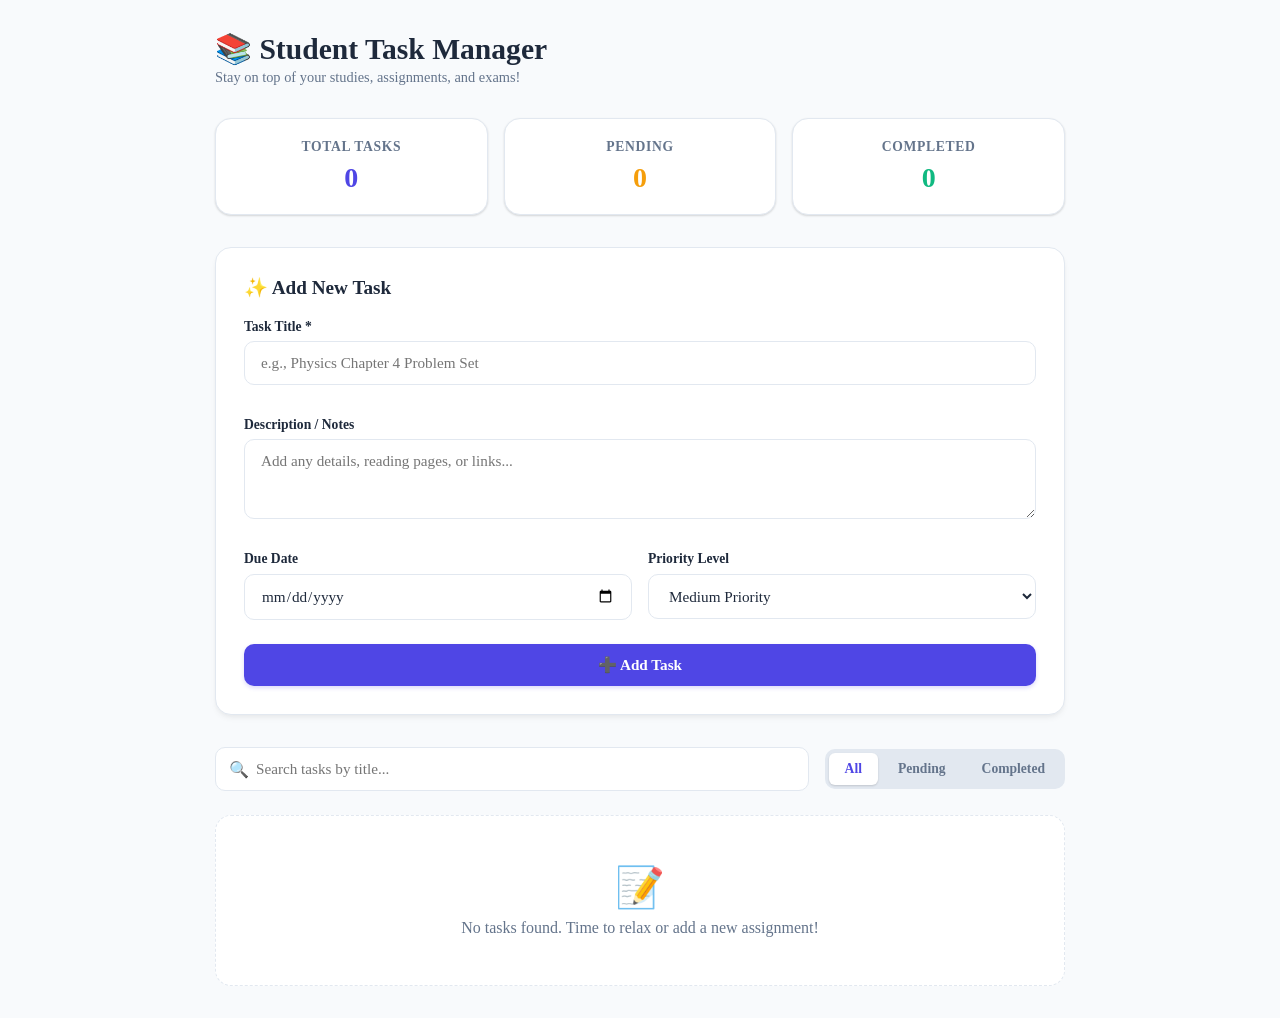
<file: mspa-2/index.html>
<!DOCTYPE html>
<html lang="en">
<head>
    <meta charset="UTF-8">
    <meta name="viewport" content="width=device-width, initial-scale=1.0">
    <title>Student Task Manager</title>

    <link rel="stylesheet" type="" href="style.css">
    
</head>
<body>
    <div class="container">
        <header>
            <div class="brand">
                <h1>📚 Student Task Manager</h1>
                <p>Stay on top of your studies, assignments, and exams!</p>
            </div>
        </header>

        <div class="stats-container">
            <div class="stat-card">
                <h3>Total Tasks</h3>
                <div class="number" id="stat-total">0</div>
            </div>
            <div class="stat-card pending">
                <h3>Pending</h3>
                <div class="number" id="stat-pending">0</div>
            </div>
            <div class="stat-card completed">
                <h3>Completed</h3>
                <div class="number" id="stat-completed">0</div>
            </div>
        </div>

        <div class="card">
            <h2>✨ Add New Task</h2>
            <form id="task-form">
                <div class="form-grid">
                    <div class="form-group full-width">
                        <label for="task-title">Task Title *</label>
                        <input type="text" id="task-title" placeholder="e.g., Physics Chapter 4 Problem Set" required>
                    </div>
                    <div class="form-group full-width">
                        <label for="task-desc">Description / Notes</label>
                        <textarea id="task-desc" placeholder="Add any details, reading pages, or links..."></textarea>
                    </div>
                    <div class="form-group">
                        <label for="task-date">Due Date</label>
                        <input type="date" id="task-date">
                    </div>
                    <div class="form-group">
                        <label for="task-priority">Priority Level</label>
                        <select id="task-priority">
                            <option value="Low">Low Priority</option>
                            <option value="Medium" selected>Medium Priority</option>
                            <option value="High">High Priority</option>
                        </select>
                    </div>
                </div>
                <button type="submit" class="btn btn-primary" style="margin-top: 0.5rem; width: 100%;">
                    <span>➕ Add Task</span>
                </button>
            </form>
        </div>

        <div class="controls-bar">
            <div class="search-box">
                <span class="search-icon">🔍</span>
                <input type="text" id="search-input" placeholder="Search tasks by title...">
            </div>
            <div class="filter-tabs">
                <button class="tab-btn active" data-filter="all">All</button>
                <button class="tab-btn" data-filter="pending">Pending</button>
                <button class="tab-btn" data-filter="completed">Completed</button>
            </div>
        </div>

        <div class="task-list" id="task-list">
        </div>
    </div>

    <script src="app.js">
    </script>
</body>
</html>
</file>
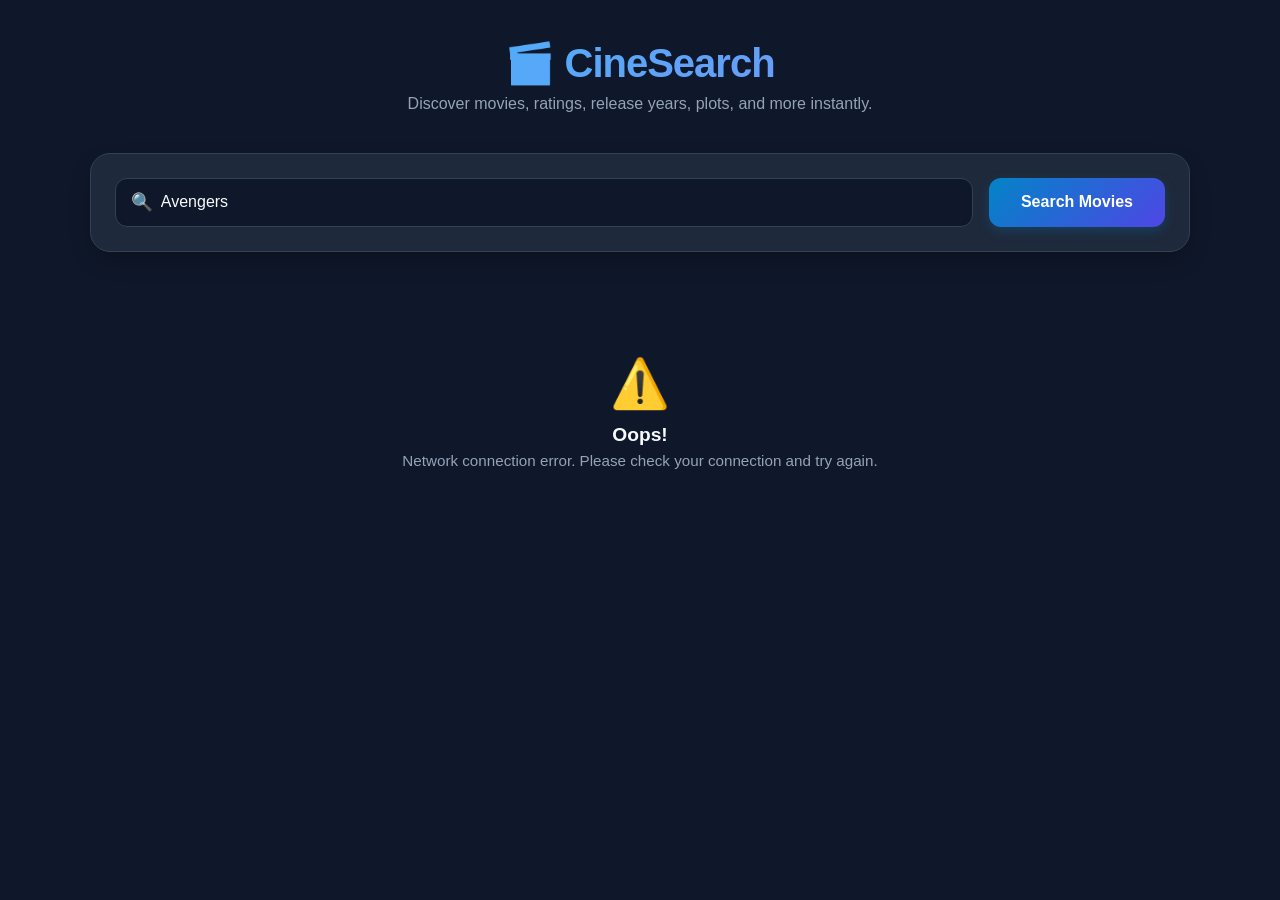
<file: mspa-3/index.html>
<!DOCTYPE html>
<html lang="en">
<head>
    <meta charset="UTF-8">
    <meta name="viewport" content="width=device-width, initial-scale=1.0">
    <title>CineSearch - Movie Explorer</title>
    
    <link rel="stylesheet" type="" href="style.css">
</head>
<body>
    <div class="container">
        <header>
            <h1 class="brand-title">🎬 CineSearch</h1>
            <p class="brand-subtitle">Discover movies, ratings, release years, plots, and more instantly.</p>
        </header>

        <div class="search-wrapper">
            <div class="search-input-box">
                <span class="search-icon">🔍</span>
                <input type="text" id="search-input" placeholder="Search for movies (e.g., Inception, Batman)...">
            </div>
            <button id="search-btn" class="search-btn">Search Movies</button>
        </div>

        <div id="movies-container" class="movies-grid">
            <div class="state-container">
                <span class="state-icon">🍿</span>
                <h3 class="state-title">Welcome to CineSearch</h3>
                <p class="state-desc">Type a movie name above to explore titles, details, and reviews.</p>
            </div>
        </div>
    </div>

    <div id="movie-modal" class="modal-overlay">
        <div class="modal-content">
            <button class="modal-close" id="modal-close">&times;</button>
            <div class="modal-body" id="modal-body-content">
            </div>
        </div>
    </div>

    <script src="app.js">
    </script>
</body>
</html>
</file>
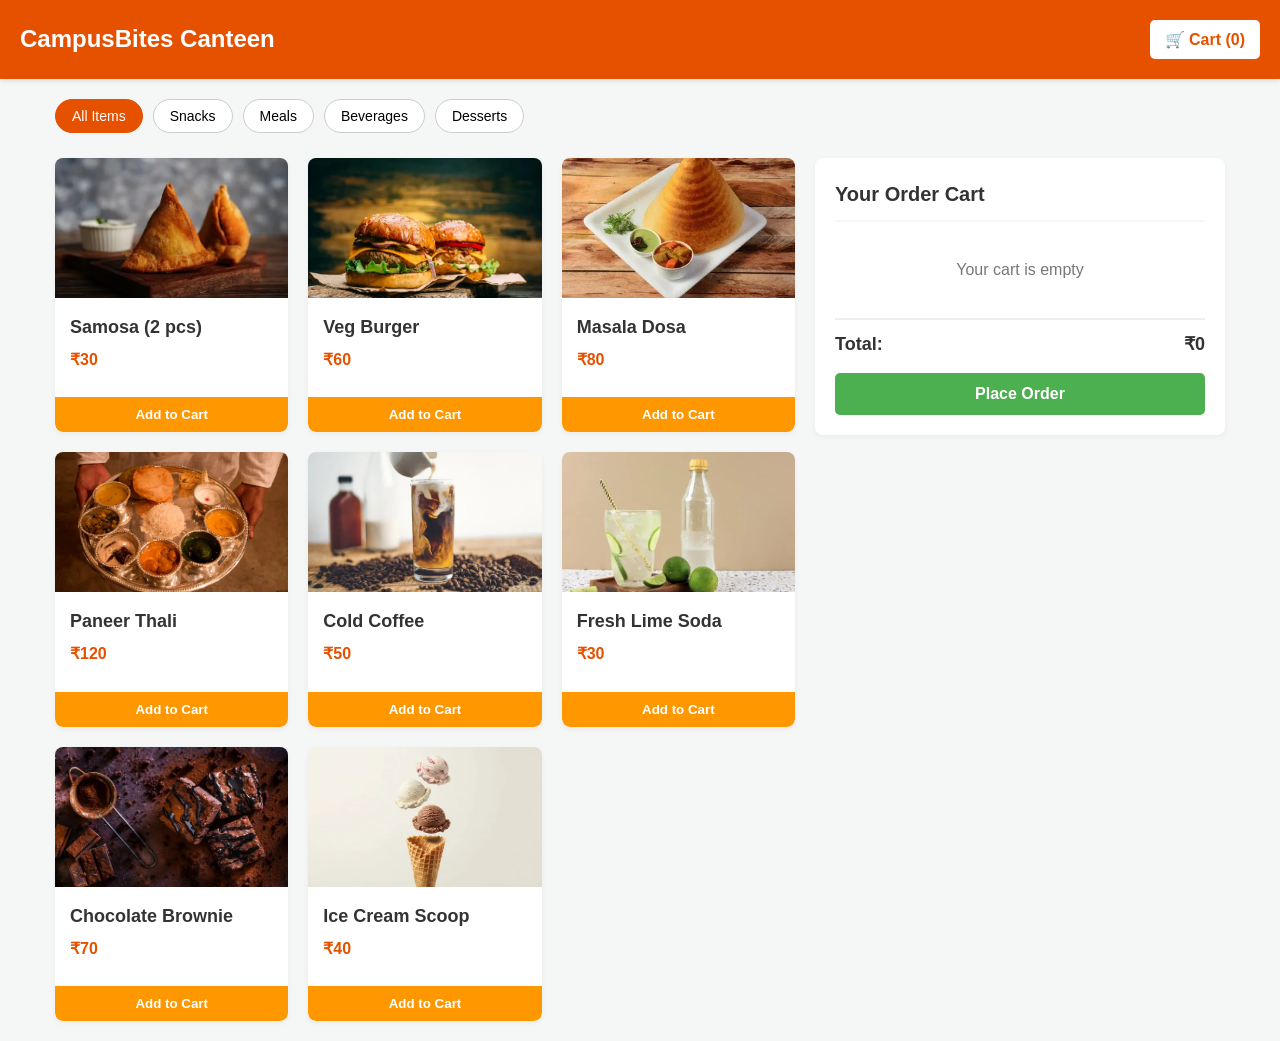
<file: mspa-4/index.html>
<!DOCTYPE html>
<html lang="en">
<head>
    <meta charset="UTF-8">
    <meta name="viewport" content="width=device-width, initial-scale=1.0">
    <title>CampusBites - College Canteen</title>
    <link rel="stylesheet" href="style.css">
</head>
<body>

    <header>
        <h1>CampusBites Canteen</h1>
        <button class="cart-btn" onclick="scrollToCart()">🛒 Cart (<span id="cart-count">0</span>)</button>
    </header>

    <div class="container" id="main-app-container">
        <div class="categories">
            <button class="cat-btn active" onclick="filterCategory('All', this)">All Items</button>
            <button class="cat-btn" onclick="filterCategory('Snacks', this)">Snacks</button>
            <button class="cat-btn" onclick="filterCategory('Meals', this)">Meals</button>
            <button class="cat-btn" onclick="filterCategory('Beverages', this)">Beverages</button>
            <button class="cat-btn" onclick="filterCategory('Desserts', this)">Desserts</button>
        </div>

        <div class="main-layout">
            <div class="menu-section">
                <div class="food-grid" id="food-grid">
                </div>
            </div>

            <div class="cart-section" id="cart-section">
                <h2>Your Order Cart</h2>
                <ul class="cart-items-list" id="cart-items-list">
                    <li class="empty-cart">Your cart is empty</li>
                </ul>
                <div class="cart-total">
                    <span>Total:</span>
                    <span id="cart-total-price">₹0</span>
                </div>
                <button class="checkout-btn" onclick="placeOrder()">Place Order</button>
            </div>
        </div>
    </div>

    <div class="confirmation-container" id="confirmation-container">
        <h2>Order Placed Successfully! 🎉</h2>
        <p>Thank you for ordering from CampusBites Canteen. Your food is being prepared.</p>
        <div class="order-id" id="display-order-id">Order ID: # 001</div>
        <p style="color: #666; font-size: 14px;">Please show this order ID at the counter when called.</p>
        <button class="back-btn" onclick="resetToMenu()">Back to Menu</button>
    </div>

    <script src="app.js">
    </script>
</body>
</html>
</file>
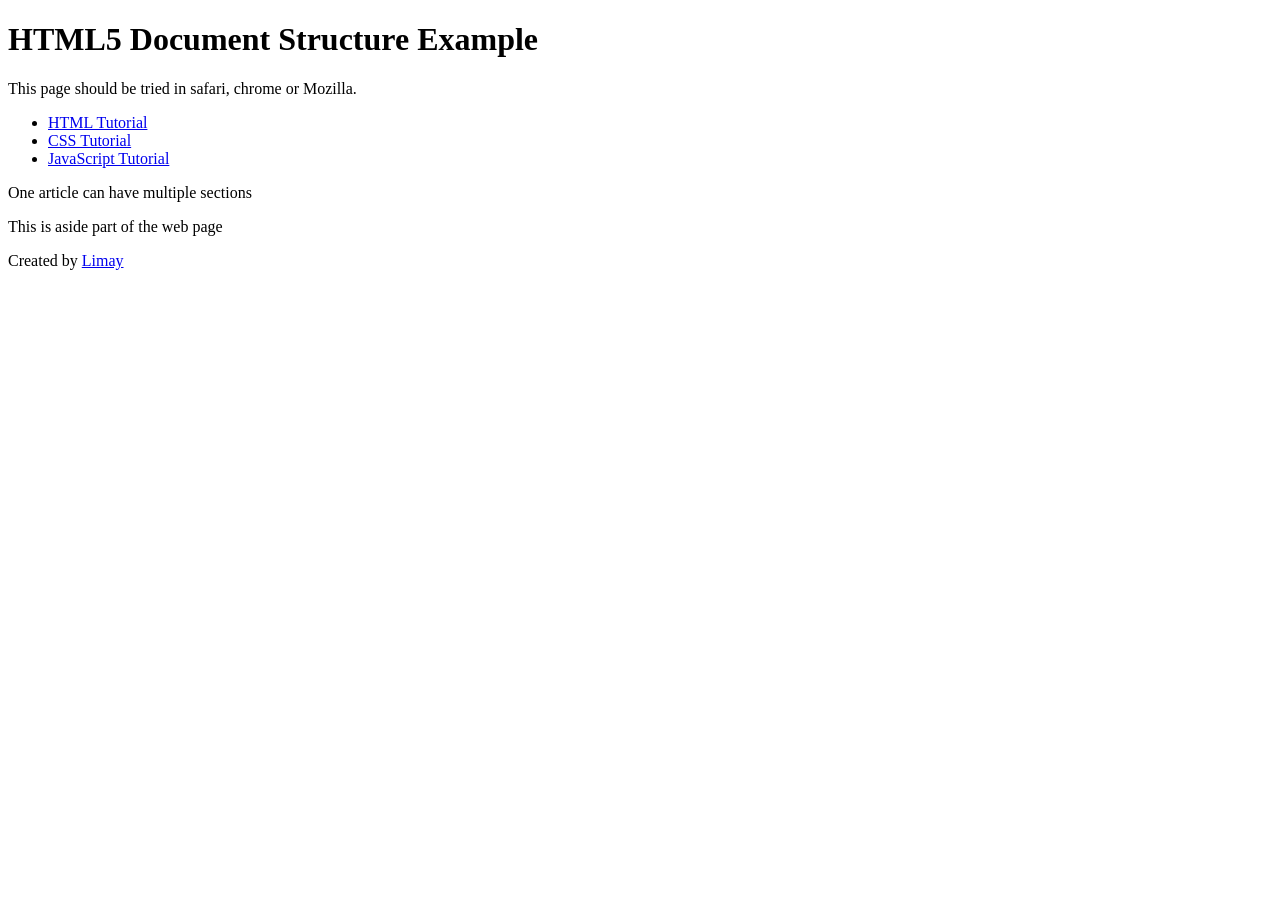
<file: practical-1/index.html>
<!DOCTYPE html>
<html>
<head>
    <meta charset="utf-8">
    <title>HTML5 Basic Web Page</title>
</head>
<body>
    <header role="banner">
        <h1>HTML5 Document Structure Example</h1>
        <p>This page should be tried in safari, chrome or Mozilla.</p>
    </header>

    <nav>
        <ul>
            <li><a href="https://infyspringboard.onwingspan.com">HTML Tutorial</a></li>
            <li><a href="https://infyspringboard.onwingspan.com">CSS Tutorial</a></li>
            <li><a href="https://infyspringboard.onwingspan.com">JavaScript Tutorial</a></li>
        </ul>
    </nav>

    <article>
        <section>
            <p>One article can have multiple sections</p>
        </section>
    </article>

    <aside>
        <p>This is aside part of the web page</p>
    </aside>

    <footer>
        <p>Created by <a href="https://infyspringboard.onwingspan.com">Limay</a></p>
    </footer>
</body>
</html>
</file>
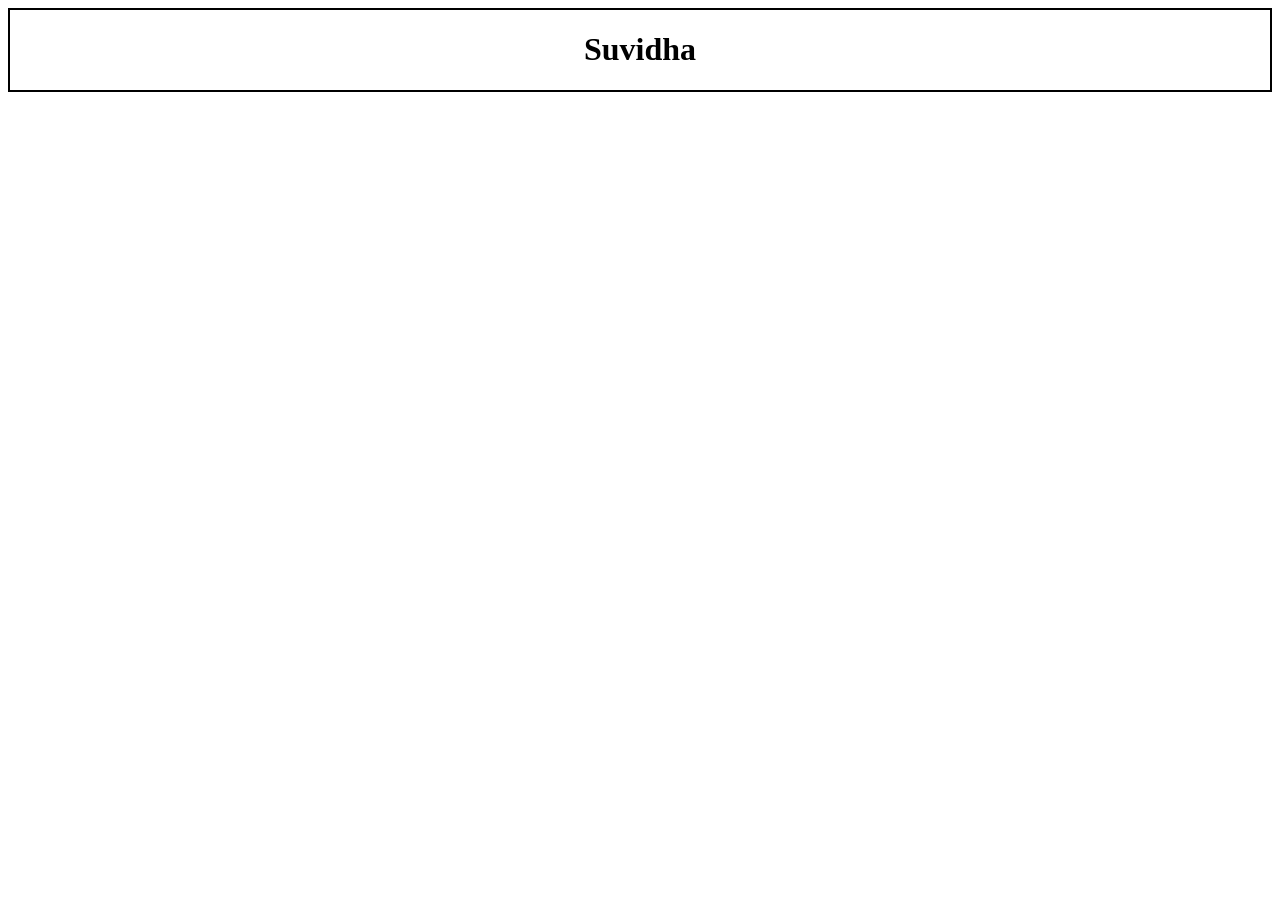
<file: practical-6/index.html>
<!DOCTYPE html>
<html lang="en">
	<head>
		<meta charset="UTF-8">
		<meta name="viewport" content="width=device-width, initial-scale=1.0">
		<title>Sasta kart.com</title>
        <link rel="stylesheet" type="" href="style.css">
	</head>
	<body>
        <div>
            <h1> Suvidha </h1>
        </div>
        <script src="app.js">
            
        </script>
	</body>
</html>
</file>
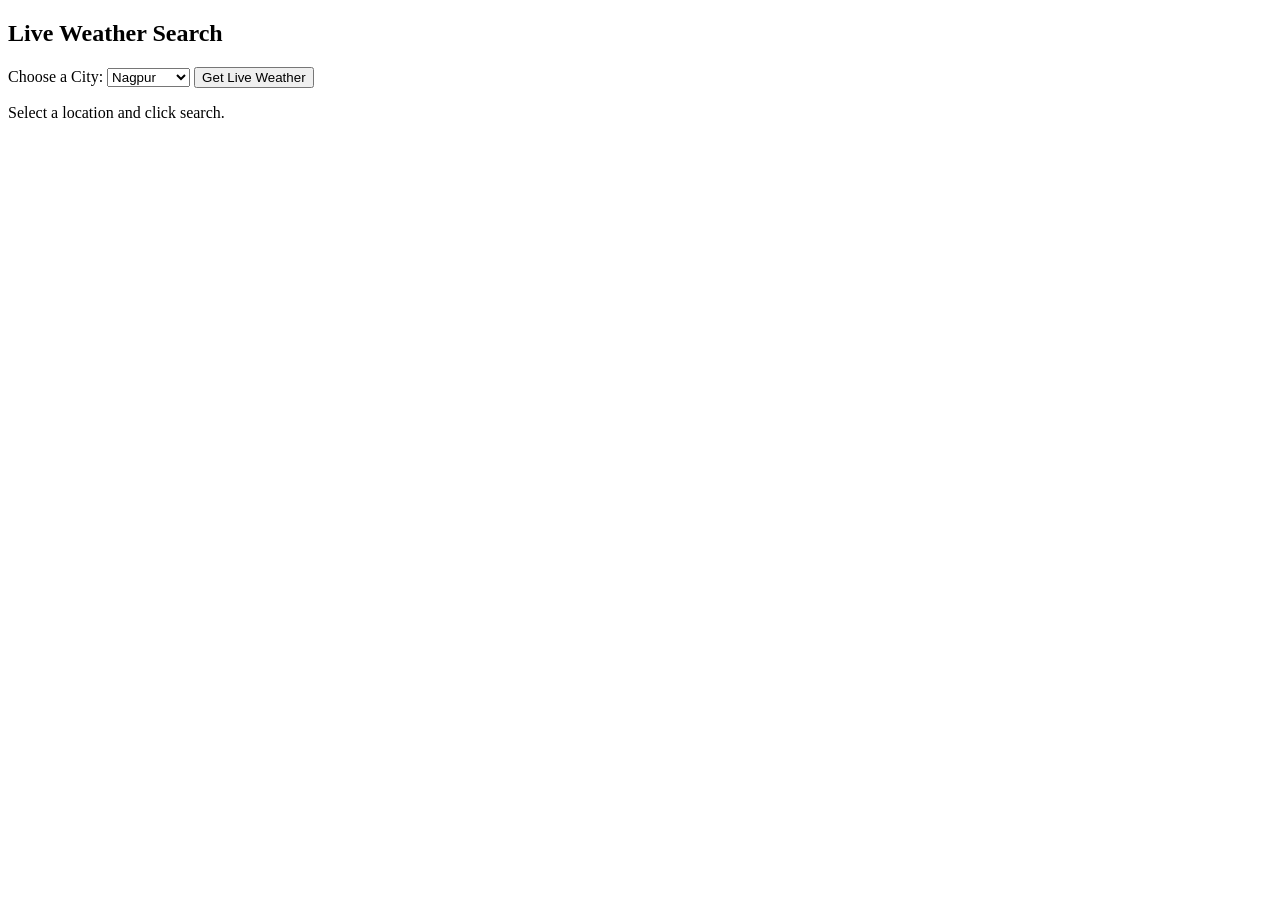
<file: practical-7/index.html>
<!DOCTYPE html>
<html>
<head>
    <meta charset="utf-8">
    <title>Practical 4(B) - Asynchronous Weather App</title>
</head>
<body>

    <div class="card">
        <h2>Live Weather Search</h2>
        
        <label for="citySelect">Choose a City:</label>
        <select id="citySelect">
            <option value="21.1458,79.0882">Nagpur</option>
            <option value="18.5204,73.8567">Pune</option>
            <option value="19.0760,72.8777">Mumbai</option>
            <option value="28.6139,77.2090">New Delhi</option>
        </select>

        <button onclick="getWeather()">Get Live Weather</button>

        <div id="weatherResult" class="result">
            <p>Select a location and click search.</p>
        </div>
    </div>

    <script src="app.js">
    </script>

</body>
</html>
</file>
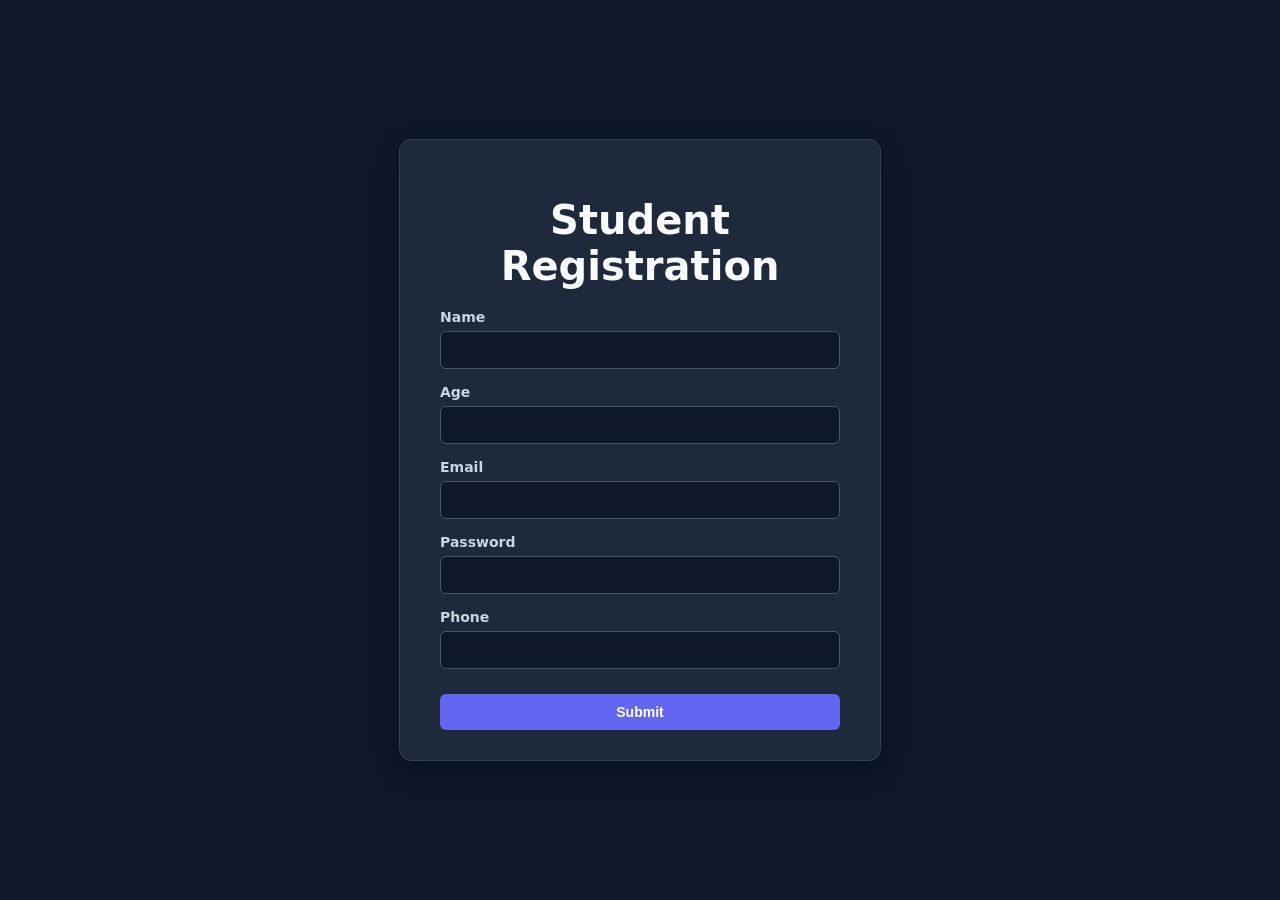
<file: practical-4/4A/index.html>
<!DOCTYPE html>
<html lang="en">
	<head>
		<meta charset="UTF-8">
		<meta name="viewport" content="width=device-width, initial-scale=1.0">
		<title>Student Form</title>
		<link rel="stylesheet" href="style.css">
	</head>
	<body>
		<div class="card">
			<h1>Student Registration</h1>
			<form onsubmit="card(event)">
				<div class="form-group">
					<label for="name">Name</label>
					<input type="text" id="name" required>
				</div>
				<div class="form-group">
					<label for="age">Age</label>
					<input type="number" id="age" required>
				</div>
				<div class="form-group">
					<label for="email">Email</label>
					<input type="email" id="email" required>
				</div>
				<div class="form-group">
					<label for="pass">Password</label>
					<input type="password" id="pass" required>
				</div>
				<div class="form-group">
					<label for="phone">Phone</label>
					<input type="number" id="phone" required>
				</div>
				<button type="submit">Submit</button>
			</form>
		</div>
		<script src="script.js"></script>
	</body>
</html>
</file>
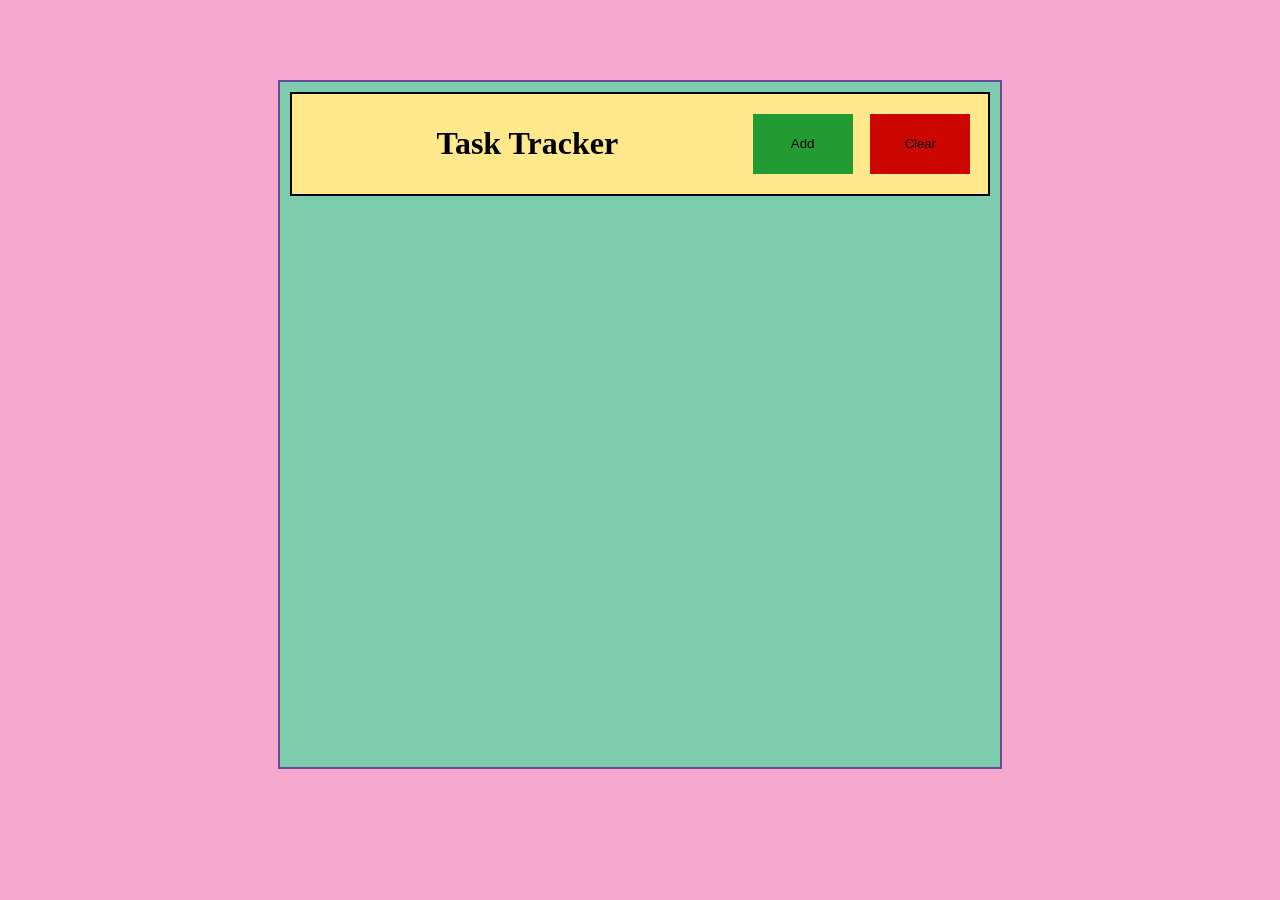
<file: practical-4/4B/index.html>
<!DOCTYPE html>

<html>

	<head>

		<title>
			To-Do app
		</title>

        <link rel="stylesheet" href="style.css">

	</head>

    <body>

        <div class="box">

            <div class="heading">

                <div class="heading_title">

                    <h1> Task Tracker </h1>

                </div>

                <div class="buttons">

                    <button type="button" id="add" onclick="addTask()"> Add </button>
                    <button type="button" id="clear" onclick="clearAll()"> Clear </button>

                </div>

            </div>

            <div class="board">


            </div>

        </div>

        <script src="script.js"> </script>

	</body>

</html>
</file>
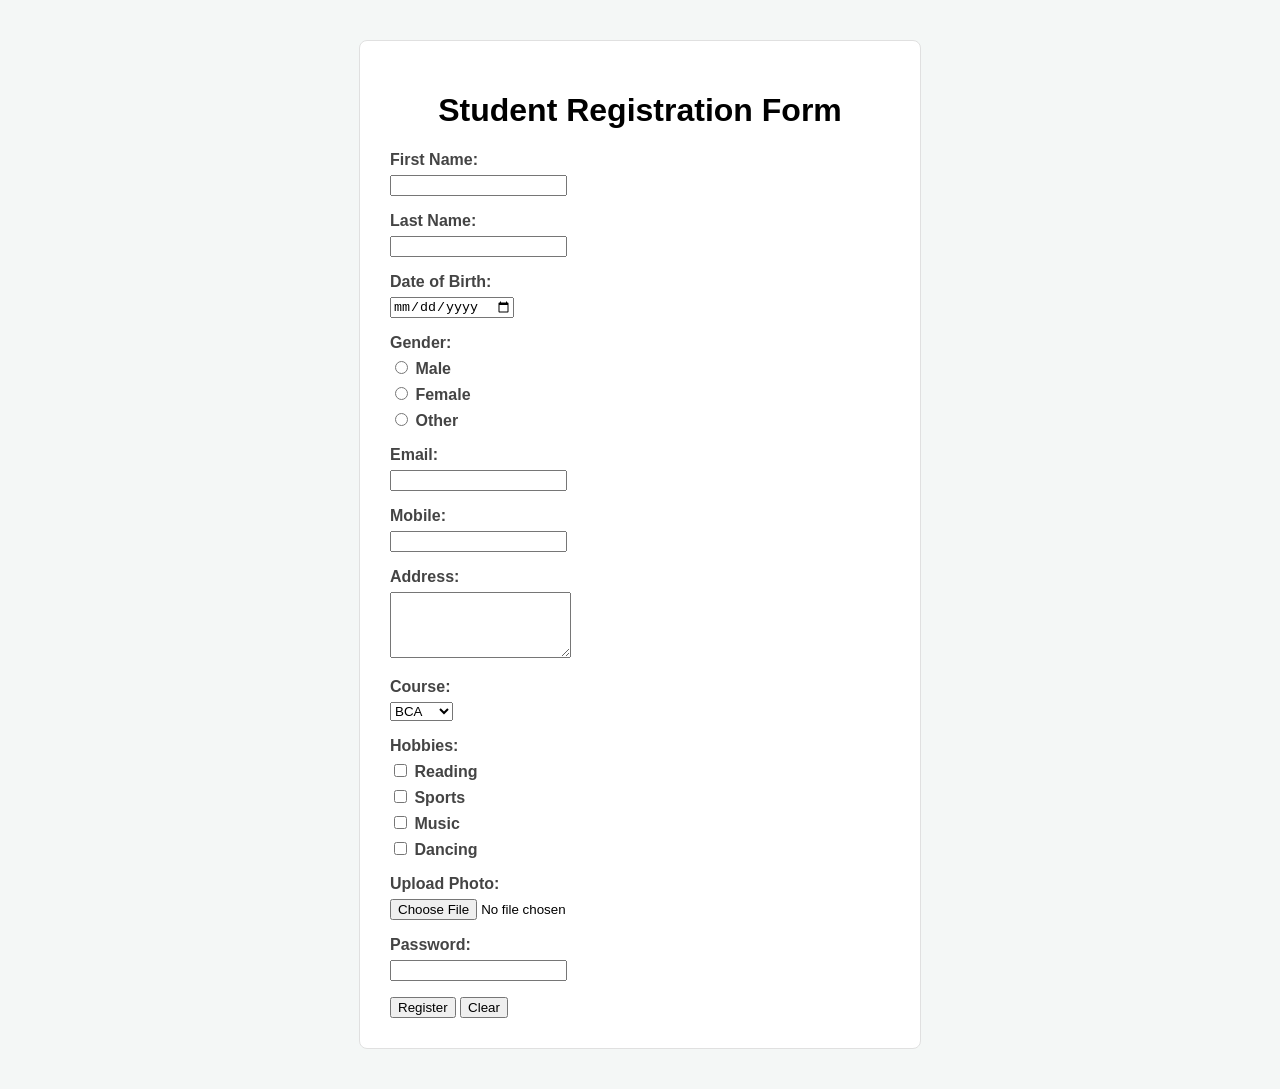
<file: practical-2/student_registration.html>
<!DOCTYPE html>
<html lang="en">
<head>
    <meta charset="UTF-8">
    <meta name="viewport" content="width=device-width, initial-scale=1.0">
    <title>Student Registration Form</title>
    <style>
        body {
            font-family: Arial, sans-serif;
            background-color: #f4f7f6;
            margin: 0;
            padding: 40px 20px;
        }

        .form-card {
            max-width: 500px;
            margin: 0 auto;
            background: #ffffff;
            padding: 30px;
            border: 1px solid #e0e0e0;
            border-radius: 8px;
        }

        h1 {
            text-align: center;
        }

        .form-group {
            margin-bottom: 16px;
        }

        label {
            display: block;
            font-weight: bold;
            margin-bottom: 6px;
            color: #444444;
        }

    </style>
</head>
<body>

    <div class="form-card">
        <h1>Student Registration Form</h1>
        <form>
            <div class="form-group">
                <label for="fname">First Name:</label>
                <input type="text" id="fname">
            </div>

            <div class="form-group">
                <label for="lname">Last Name:</label>
                <input type="text" id="lname">
            </div>

            <div class="form-group">
                <label for="dob">Date of Birth:</label>
                <input type="date" id="dob">
            </div>

            <div class="form-group">
                <label>Gender:</label>
                <div class="inline-group">
                    <label><input type="radio" name="g" value="male"> Male</label>
                    <label><input type="radio" name="g" value="female"> Female</label>
                    <label><input type="radio" name="g" value="other"> Other</label>
                </div>
            </div>

            <div class="form-group">
                <label for="email">Email:</label>
                <input type="email" id="email">
            </div>

            <div class="form-group">
                <label for="mobile">Mobile:</label>
                <input type="tel" id="mobile">
            </div>

            <div class="form-group">
                <label for="address">Address:</label>
                <textarea id="address" rows="4"></textarea>
            </div>

            <div class="form-group">
                <label for="course">Course:</label>
                <select id="course">
                    <option value="bca">BCA</option>
                    <option value="bsc">B.Sc</option>
                    <option value="bcom">B.Com</option>
                    <option value="btech">B.Tech</option>
                    <option value="ba">BA</option>
                </select>
            </div>

            <div class="form-group">
                <label>Hobbies:</label>
                <div class="inline-group">
                    <label><input type="checkbox" value="reading"> Reading</label>
                    <label><input type="checkbox" value="sports"> Sports</label>
                    <label><input type="checkbox" value="music"> Music</label>
                    <label><input type="checkbox" value="dancing"> Dancing</label>
                </div>
            </div>

            <div class="form-group">
                <label for="photo">Upload Photo:</label>
                <input type="file" id="photo">
            </div>

            <div class="form-group">
                <label for="password">Password:</label>
                <input type="password" id="password">
            </div>

            <div class="button-group">
                <input type="submit" value="Register">
                <input type="reset" value="Clear">
            </div>
        </form>
    </div>

</body>
</html>
</file>
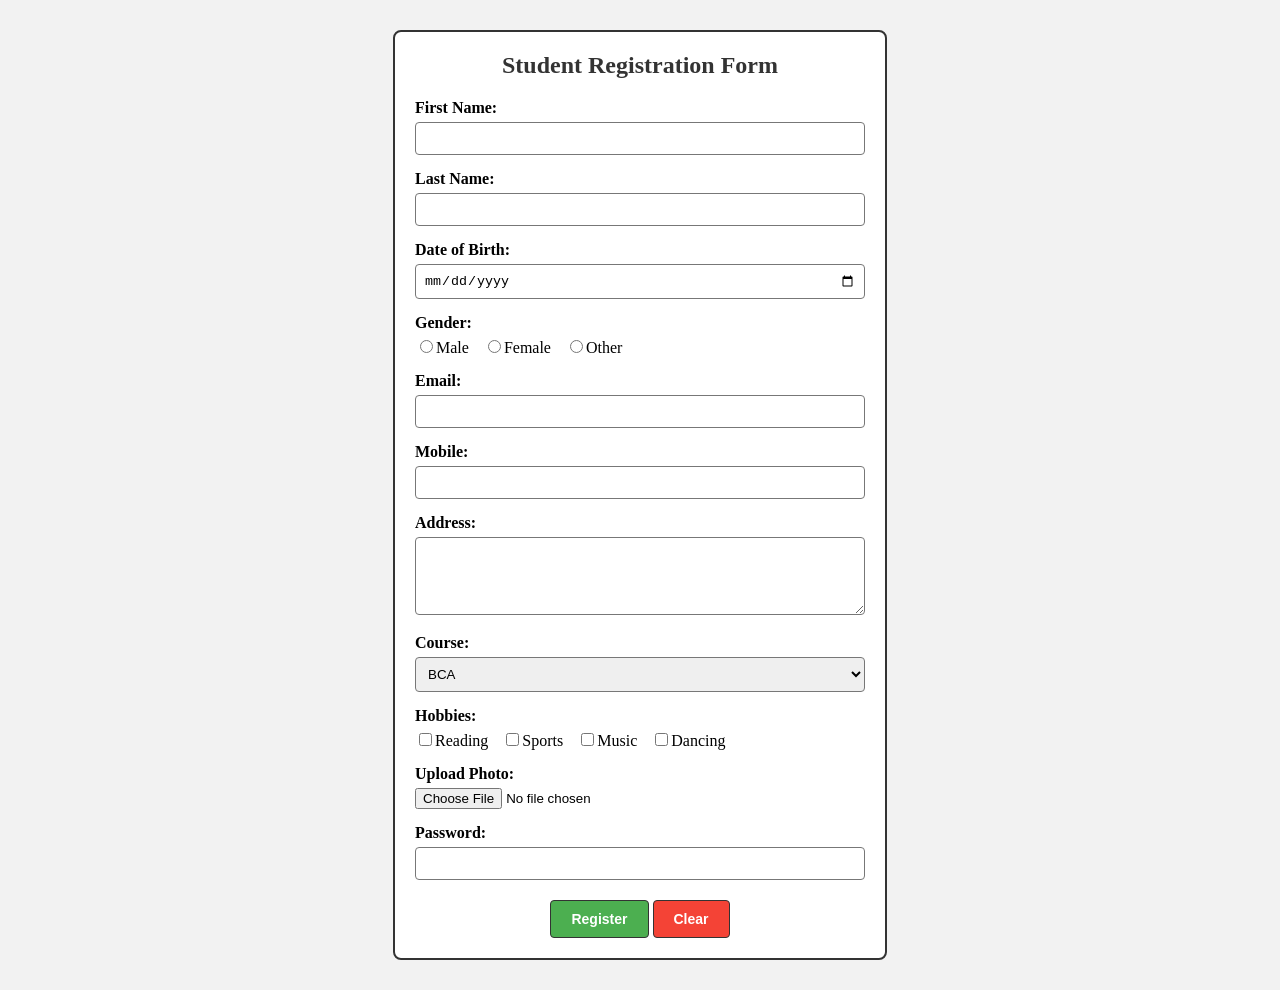
<file: practical-3/student_registration.html>
<!DOCTYPE html>
<html lang="en">
<head>
    <meta charset="UTF-8">
    <meta name="viewport" content="width=device-width, initial-scale=1.0">
    <title>Student Registration Form</title>
    <link rel="stylesheet" href="style.css">
</head>
<body>

    <div class="form-container">
        <h2>Student Registration Form</h2>
        <form>
            <div class="field">
                <label for="fname">First Name:</label>
                <input type="text" id="fname">
            </div>

            <div class="field">
                <label for="lname">Last Name:</label>
                <input type="text" id="lname">
            </div>

            <div class="field">
                <label for="dob">Date of Birth:</label>
                <input type="date" id="dob">
            </div>

            <div class="field">
                <label>Gender:</label>
                <input type="radio" name="g" id="male"><label for="male" class="inline-label">Male</label>
                <input type="radio" name="g" id="female"><label for="female" class="inline-label">Female</label>
                <input type="radio" name="g" id="other"><label for="other" class="inline-label">Other</label>
            </div>

            <div class="field">
                <label for="email">Email:</label>
                <input type="email" id="email">
            </div>

            <div class="field">
                <label for="mobile">Mobile:</label>
                <input type="tel" id="mobile">
            </div>

            <div class="field">
                <label for="address">Address:</label>
                <textarea id="address" rows="4"></textarea>
            </div>

            <div class="field">
                <label for="course">Course:</label>
                <select id="course">
                    <option value="bca">BCA</option>
                    <option value="bsc">B.Sc</option>
                    <option value="bcom">B.Com</option>
                    <option value="btech">B.Tech</option>
                    <option value="ba">BA</option>
                </select>
            </div>

            <div class="field">
                <label>Hobbies:</label>
                <input type="checkbox" id="reading"><label for="reading" class="inline-label">Reading</label>
                <input type="checkbox" id="sports"><label for="sports" class="inline-label">Sports</label>
                <input type="checkbox" id="music"><label for="music" class="inline-label">Music</label>
                <input type="checkbox" id="dancing"><label for="dancing" class="inline-label">Dancing</label>
            </div>

            <div class="field">
                <label for="photo">Upload Photo:</label>
                <input type="file" id="photo">
            </div>

            <div class="field">
                <label for="password">Password:</label>
                <input type="password" id="password">
            </div>

            <div class="buttons">
                <input type="submit" value="Register">
                <input type="reset" value="Clear">
            </div>
        </form>
    </div>

</body>
</html>
</file>
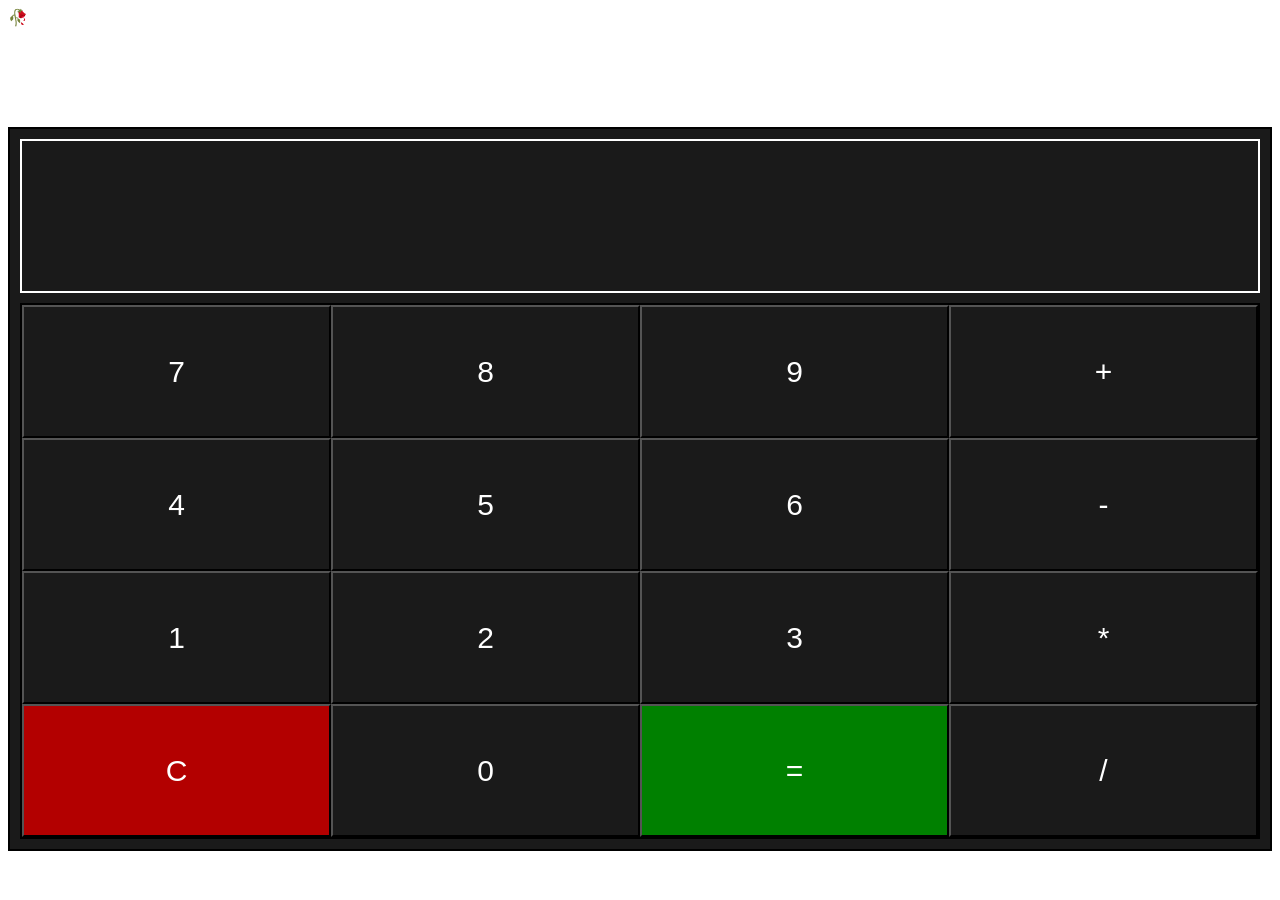
<file: practical-5/calc.html>
<!DOCTYPE html>

<html>

	<head>

		<title>

            Calculator

		</title>

        <link rel="stylesheet" href="style.css">

	</head>

	<body>

        🥀

        <div class="calc_body">

            <div class="display">

            </div>

            <div class="buttons">
                
                <button type="button" id="seven"> 7 </button>
                <button type="button" id="eight"> 8 </button>
                <button type="button" id="nine"> 9 </button>
                <button type="button" id="plus"> + </button>
                <button type="button" id="four"> 4 </button>
                <button type="button" id="five"> 5 </button>
                <button type="button" id="six"> 6 </button>
                <button type="button" id="minus"> - </button>
                <button type="button" id="one"> 1 </button>
                <button type="button" id="two"> 2 </button>
                <button type="button" id="three"> 3 </button>
                <button type="button" id="mul"> * </button>
                <button type="button" id="clear"> C </button>
                <button type="button" id="zero"> 0 </button>
                <button type="button" id="equal"> = </button>
                <button type="button" id="divide"> / </button>


            </div>

        </div>

        <script src="script.js"> </script>

	</body>

</html>
</file>
<file: mspa-2/style.css>
* {
    box-sizing: border-box;
    margin: 0;
    padding: 0;
}

body {
    background-color: #f8fafc;
    color: #1e293b;
    min-height: 100vh;
    display: flex;
    flex-direction: column;
    align-items: center;
    padding: 2rem 1rem;
}

.container {
    width: 100%;
    max-width: 850px;
    margin: 0 auto;
}

header {
    display: flex;
    justify-content: space-between;
    align-items: center;
    margin-bottom: 2rem;
    flex-wrap: wrap;
    gap: 1rem;
}

.brand h1 {
    font-size: 1.85rem;
    font-weight: 800;
    color: #1e293b;
    display: flex;
    align-items: center;
    gap: 0.5rem;
}

.brand p {
    font-size: 0.9rem;
    color: #64748b;
    margin-top: 0.2rem;
}

.stats-container {
    display: grid;
    grid-template-columns: repeat(3, minmax(100px, 1fr));
    gap: 1rem;
    margin-bottom: 2rem;
}

.stat-card {
    background: #ffffff;
    padding: 1.25rem;
    border-radius: 16px;
    box-shadow: 0 1px 3px rgba(0,0,0,0.05), 0 1px 2px rgba(0,0,0,0.1);
    border: 1px solid #e2e8f0;
    text-align: center;
    transition: all 0.25s cubic-bezier(0.4, 0, 0.2, 1);
}

.stat-card:hover {
    transform: translateY(-2px);
    box-shadow: 0 4px 6px -1px rgba(0, 0, 0, 0.05), 0 2px 4px -1px rgba(0, 0, 0, 0.03);
}

.stat-card h3 {
    font-size: 0.85rem;
    text-transform: uppercase;
    letter-spacing: 0.05em;
    color: #64748b;
    margin-bottom: 0.4rem;
}

.stat-card .number {
    font-size: 1.75rem;
    font-weight: 700;
    color: #4f46e5;
}

.stat-card.pending .number { color: #f59e0b; }
.stat-card.completed .number { color: #10b981; }

.card {
    background: #ffffff;
    border-radius: 16px;
    padding: 1.75rem;
    box-shadow: 0 4px 6px -1px rgba(0, 0, 0, 0.05), 0 2px 4px -1px rgba(0, 0, 0, 0.03);
    border: 1px solid #e2e8f0;
    margin-bottom: 2rem;
}

.card h2 {
    font-size: 1.2rem;
    font-weight: 700;
    margin-bottom: 1.25rem;
    display: flex;
    align-items: center;
    gap: 0.5rem;
}

.form-grid {
    display: grid;
    grid-template-columns: 1fr 1fr;
    gap: 1rem;
}

.form-group {
    display: flex;
    flex-direction: column;
    gap: 0.4rem;
    margin-bottom: 1rem;
}

.form-group.full-width {
    grid-column: span 2;
}

label {
    font-size: 0.85rem;
    font-weight: 600;
    color: #1e293b;
}

input, textarea, select {
    width: 100%;
    padding: 0.75rem 1rem;
    border: 1px solid #e2e8f0;
    border-radius: 10px;
    font-size: 0.95rem;
    font-family: inherit;
    color: #1e293b;
    background-color: #fff;
    transition: all 0.25s cubic-bezier(0.4, 0, 0.2, 1);
}

input:focus, textarea:focus, select:focus {
    outline: none;
    border-color: #4f46e5;
    box-shadow: 0 0 0 3px #e0e7ff;
}

textarea {
    resize: vertical;
    min-height: 80px;
}

.btn {
    display: inline-flex;
    align-items: center;
    justify-content: center;
    gap: 0.5rem;
    padding: 0.75rem 1.5rem;
    font-size: 0.95rem;
    font-weight: 600;
    border-radius: 10px;
    border: none;
    cursor: pointer;
    transition: all 0.25s cubic-bezier(0.4, 0, 0.2, 1);
    font-family: inherit;
}

.btn-primary {
    background-color: #4f46e5;
    color: white;
    box-shadow: 0 2px 4px rgba(79, 70, 229, 0.2);
}

.btn-primary:hover {
    background-color: #4338ca;
    transform: translateY(-1px);
}

.controls-bar {
    display: flex;
    justify-content: space-between;
    align-items: center;
    margin-bottom: 1.5rem;
    gap: 1rem;
    flex-wrap: wrap;
}

.search-box {
    position: relative;
    flex: 1;
    min-width: 240px;
}

.search-box input {
    padding-left: 2.5rem;
}

.search-icon {
    position: absolute;
    left: 0.85rem;
    top: 50%;
    transform: translateY(-50%);
    color: #64748b;
}

.filter-tabs {
    display: flex;
    background: #e2e8f0;
    padding: 0.25rem;
    border-radius: 10px;
    gap: 0.25rem;
}

.tab-btn {
    background: transparent;
    border: none;
    padding: 0.5rem 1rem;
    font-size: 0.85rem;
    font-weight: 600;
    color: #64748b;
    border-radius: 6px;
    cursor: pointer;
    transition: all 0.25s cubic-bezier(0.4, 0, 0.2, 1);
    font-family: inherit;
}

.tab-btn.active {
    background: #ffffff;
    color: #4f46e5;
    box-shadow: 0 1px 3px rgba(0,0,0,0.05), 0 1px 2px rgba(0,0,0,0.1);
}

.task-list {
    display: flex;
    flex-direction: column;
    gap: 1rem;
}

.task-item {
    background: #ffffff;
    border-radius: 16px;
    padding: 1.25rem;
    box-shadow: 0 1px 3px rgba(0,0,0,0.05), 0 1px 2px rgba(0,0,0,0.1);
    border: 1px solid #e2e8f0;
    display: flex;
    align-items: flex-start;
    gap: 1rem;
    transition: all 0.25s cubic-bezier(0.4, 0, 0.2, 1);
    position: relative;
    overflow: hidden;
}

.task-item:hover {
    box-shadow: 0 4px 6px -1px rgba(0, 0, 0, 0.05), 0 2px 4px -1px rgba(0, 0, 0, 0.03);
    transform: translateY(-1px);
}

.task-item.completed {
    background-color: #f1f5f9;
    opacity: 0.85;
}

.task-item.completed .task-title {
    text-decoration: line-through;
    color: #64748b;
}

.task-item.completed .task-desc {
    color: #64748b;
}

.task-checkbox {
    margin-top: 0.2rem;
    width: 1.25rem;
    height: 1.25rem;
    accent-color: #10b981;
    cursor: pointer;
}

.task-content {
    flex: 1;
}

.task-header-row {
    display: flex;
    align-items: center;
    gap: 0.75rem;
    margin-bottom: 0.3rem;
    flex-wrap: wrap;
}

.task-title {
    font-size: 1.05rem;
    font-weight: 700;
    color: #1e293b;
}

.badge {
    font-size: 0.7rem;
    font-weight: 700;
    padding: 0.2rem 0.6rem;
    border-radius: 20px;
    text-transform: uppercase;
    letter-spacing: 0.03em;
}

.badge-low { background-color: #d1fae5; color: #065f46; }
.badge-medium { background-color: #fef3c7; color: #92400e; }
.badge-high { background-color: #fee2e2; color: #991b1b; }

.task-desc {
    font-size: 0.9rem;
    color: #64748b;
    margin-bottom: 0.75rem;
    line-height: 1.4;
    white-space: pre-line;
}

.task-footer {
    display: flex;
    align-items: center;
    gap: 1rem;
    font-size: 0.8rem;
    color: #64748b;
}

.task-due {
    display: flex;
    align-items: center;
    gap: 0.3rem;
}

.task-due.overdue {
    color: #ef4444;
    font-weight: 600;
}

.btn-icon {
    background: transparent;
    border: none;
    color: #64748b;
    cursor: pointer;
    padding: 0.4rem;
    border-radius: 6px;
    transition: all 0.25s cubic-bezier(0.4, 0, 0.2, 1);
    display: flex;
    align-items: center;
    justify-content: center;
}

.btn-icon:hover {
    background-color: #fee2e2;
    color: #ef4444;
}

.empty-state {
    text-align: center;
    padding: 3rem 1rem;
    background: #ffffff;
    border-radius: 16px;
    border: 1px dashed #e2e8f0;
    color: #64748b;
}

.empty-state span {
    font-size: 2.5rem;
    display: block;
    margin-bottom: 0.5rem;
}
</file>
<file: mspa-3/style.css>
* {
    box-sizing: border-box;
    margin: 0;
    padding: 0;
}

body {
    font-family: 'Outfit', sans-serif;
    background-color: #0f172a;
    color: #f8fafc;
    min-height: 100vh;
    display: flex;
    flex-direction: column;
    align-items: center;
    padding: 2.5rem 1rem;
}

.container {
    width: 100%;
    max-width: 1100px;
    margin: 0 auto;
}

header {
    text-align: center;
    margin-bottom: 2.5rem;
}

.brand-title {
    font-size: 2.5rem;
    font-weight: 800;
    letter-spacing: -0.025em;
    background: linear-gradient(135deg, #38bdf8 0%, #818cf8 100%);
    -webkit-background-clip: text;
    -webkit-text-fill-color: transparent;
    margin-bottom: 0.5rem;
}

.brand-subtitle {
    font-size: 1rem;
    color: #94a3b8;
}

.search-wrapper {
    background: #1e293b;
    padding: 1.5rem;
    border-radius: 20px;
    box-shadow: 0 10px 25px -5px rgba(0, 0, 0, 0.3);
    border: 1px solid #334155;
    margin-bottom: 2.5rem;
    display: flex;
    gap: 1rem;
    flex-wrap: wrap;
}

.search-input-box {
    position: relative;
    flex: 1;
    min-width: 280px;
}

.search-icon {
    position: absolute;
    left: 1rem;
    top: 50%;
    transform: translateY(-50%);
    color: #64748b;
    font-size: 1.1rem;
}

.search-input-box input {
    width: 100%;
    padding: 0.9rem 1rem 0.9rem 2.8rem;
    background-color: #0f172a;
    border: 1px solid #334155;
    border-radius: 12px;
    font-size: 1rem;
    color: #f8fafc;
    font-family: inherit;
    transition: all 0.25s ease;
}

.search-input-box input:focus {
    outline: none;
    border-color: #38bdf8;
    box-shadow: 0 0 0 3px rgba(56, 189, 248, 0.15);
}

.search-btn {
    background: linear-gradient(135deg, #0284c7 0%, #4f46e5 100%);
    color: white;
    border: none;
    padding: 0.9rem 2rem;
    font-size: 1rem;
    font-weight: 600;
    border-radius: 12px;
    cursor: pointer;
    transition: all 0.25s ease;
    font-family: inherit;
    box-shadow: 0 4px 12px rgba(2, 132, 199, 0.25);
}

.search-btn:hover {
    opacity: 0.9;
    transform: translateY(-1px);
}

.movies-grid {
    display: grid;
    grid-template-columns: repeat(auto-fill, minmax(220px, 1fr));
    gap: 1.75rem;
}

.movie-card {
    background: #1e293b;
    border-radius: 16px;
    overflow: hidden;
    border: 1px solid #334155;
    transition: all 0.3s cubic-bezier(0.4, 0, 0.2, 1);
    cursor: pointer;
    display: flex;
    flex-direction: column;
    box-shadow: 0 4px 6px -1px rgba(0, 0, 0, 0.1);
}

.movie-card:hover {
    transform: translateY(-6px);
    box-shadow: 0 12px 20px -3px rgba(0, 0, 0, 0.4);
    border-color: #475569;
}

.movie-poster-wrap {
    width: 100%;
    height: 320px;
    background-color: #0f172a;
    position: relative;
    overflow: hidden;
}

.movie-poster-wrap img {
    width: 100%;
    height: 100%;
    object-fit: cover;
    transition: transform 0.3s ease;
}

.movie-card:hover .movie-poster-wrap img {
    transform: scale(1.03);
}

.movie-info {
    padding: 1.2rem;
    display: flex;
    flex-direction: column;
    flex: 1;
    justify-content: space-between;
}

.movie-title {
    font-size: 1.05rem;
    font-weight: 700;
    color: #f8fafc;
    margin-bottom: 0.3rem;
    display: -webkit-box;
    -webkit-line-clamp: 2;
    -webkit-box-orient: vertical;
    overflow: hidden;
}

.movie-year {
    font-size: 0.85rem;
    color: #94a3b8;
    font-weight: 500;
}

.modal-overlay {
    position: fixed;
    top: 0;
    left: 0;
    width: 100%;
    height: 100%;
    background-color: rgba(15, 23, 42, 0.85);
    backdrop-filter: blur(6px);
    display: flex;
    align-items: center;
    justify-content: center;
    padding: 1.5rem;
    z-index: 1000;
    opacity: 0;
    visibility: hidden;
    transition: all 0.25s ease;
}

.modal-overlay.active {
    opacity: 1;
    visibility: visible;
}

.modal-content {
    background: #1e293b;
    border-radius: 20px;
    width: 100%;
    max-width: 750px;
    max-height: 90vh;
    overflow-y: auto;
    border: 1px solid #334155;
    box-shadow: 0 25px 50px -12px rgba(0, 0, 0, 0.5);
    position: relative;
    transform: scale(0.95);
    transition: transform 0.25s ease;
}

.modal-overlay.active .modal-content {
    transform: scale(1);
}

.modal-close {
    position: absolute;
    top: 1rem;
    right: 1rem;
    background: #334155;
    border: none;
    color: #f8fafc;
    width: 36px;
    height: 36px;
    border-radius: 50%;
    font-size: 1.2rem;
    cursor: pointer;
    display: flex;
    align-items: center;
    justify-content: center;
    transition: background 0.2s ease;
    z-index: 10;
}

.modal-close:hover {
    background: #475569;
}

.modal-body {
    display: flex;
    flex-direction: column;
}

@media (min-width: 640px) {
    .modal-body {
        flex-direction: row;
    }
}

.modal-poster {
    width: 100%;
    max-width: 280px;
    height: 400px;
    object-fit: cover;
    border-top-left-radius: 20px;
}

@media (max-width: 639px) {
    .modal-poster {
        max-width: 100%;
        height: 300px;
        border-top-right-radius: 20px;
    }
}

.modal-details {
    padding: 2rem;
    flex: 1;
    display: flex;
    flex-direction: column;
    gap: 1rem;
}

.modal-title {
    font-size: 1.6rem;
    font-weight: 800;
    color: #f8fafc;
}

.modal-meta {
    display: flex;
    gap: 1rem;
    font-size: 0.9rem;
    color: #94a3b8;
    flex-wrap: wrap;
}

.meta-badge {
    background-color: #334155;
    padding: 0.2rem 0.6rem;
    border-radius: 6px;
    color: #38bdf8;
    font-weight: 600;
    font-size: 0.8rem;
}

.modal-plot {
    font-size: 0.95rem;
    color: #cbd5e1;
    line-height: 1.5;
}

.modal-info-row {
    font-size: 0.9rem;
    color: #94a3b8;
}

.modal-info-row span {
    color: #f8fafc;
    font-weight: 600;
}

.state-container {
    text-align: center;
    padding: 4rem 1rem;
    color: #94a3b8;
    grid-column: 1 / -1;
}

.spinner {
    width: 48px;
    height: 48px;
    border: 4px solid #334155;
    border-top-color: #38bdf8;
    border-radius: 50%;
    animation: spin 0.8s linear infinite;
    margin: 0 auto 1rem auto;
}

@keyframes spin {
    to { transform: rotate(360deg); }
}

.state-icon {
    font-size: 3rem;
    margin-bottom: 0.75rem;
    display: block;
}

.state-title {
    font-size: 1.2rem;
    font-weight: 700;
    color: #f8fafc;
    margin-bottom: 0.4rem;
}

.state-desc {
    font-size: 0.95rem;
}
</file>
<file: mspa-4/style.css>
* {
    box-sizing: border-box;
    margin: 0;
    padding: 0;
    font-family: Arial, sans-serif;
}

body {
    background-color: #f4f7f6;
    color: #333;
    line-height: 1.6;
}

header {
    background-color: #e65100;
    color: white;
    padding: 20px;
    display: flex;
    justify-content: space-between;
    align-items: center;
    box-shadow: 0 2px 5px rgba(0,0,0,0.1);
}

header h1 {
    font-size: 24px;
}

.cart-btn {
    background-color: white;
    color: #e65100;
    border: none;
    padding: 10px 15px;
    font-size: 16px;
    font-weight: bold;
    border-radius: 5px;
    cursor: pointer;
    transition: background-color 0.2s;
}

.cart-btn:hover {
    background-color: #ffe0b2;
}

.container {
    max-width: 1200px;
    margin: 20px auto;
    padding: 0 15px;
}

.categories {
    display: flex;
    gap: 10px;
    margin-bottom: 20px;
    overflow-x: auto;
    padding-bottom: 5px;
}

.cat-btn {
    background-color: #fff;
    border: 1px solid #ccc;
    padding: 8px 16px;
    border-radius: 20px;
    cursor: pointer;
    font-size: 14px;
    transition: all 0.2s;
    white-space: nowrap;
}

.cat-btn.active {
    background-color: #e65100;
    color: white;
    border-color: #e65100;
}

.main-layout {
    display: flex;
    gap: 20px;
    flex-wrap: wrap;
}

.menu-section {
    flex: 2;
    min-width: 300px;
}

.cart-section {
    flex: 1;
    min-width: 280px;
    background: white;
    padding: 20px;
    border-radius: 8px;
    box-shadow: 0 2px 5px rgba(0,0,0,0.05);
    height: fit-content;
}

.food-grid {
    display: grid;
    grid-template-columns: repeat(auto-fill, minmax(220px, 1fr));
    gap: 20px;
}

.food-card {
    background: white;
    border-radius: 8px;
    overflow: hidden;
    box-shadow: 0 2px 5px rgba(0,0,0,0.05);
    display: flex;
    flex-direction: column;
    justify-content: space-between;
}

.food-img {
    width: 100%;
    height: 140px;
    background-color: #ddd;
    object-fit: cover;
}

.food-info {
    padding: 15px;
}

.food-name {
    font-size: 18px;
    font-weight: bold;
    margin-bottom: 5px;
}

.food-price {
    color: #e65100;
    font-weight: bold;
    font-size: 16px;
    margin-bottom: 10px;
}

.add-btn {
    background-color: #ff9800;
    color: white;
    border: none;
    width: 100%;
    padding: 10px;
    cursor: pointer;
    font-weight: bold;
    border-bottom-left-radius: 8px;
    border-bottom-right-radius: 8px;
    transition: background-color 0.2s;
}

.add-btn:hover {
    background-color: #f57c00;
}

.cart-section h2 {
    margin-bottom: 15px;
    font-size: 20px;
    border-bottom: 2px solid #f4f7f6;
    padding-bottom: 10px;
}

.cart-items-list {
    list-style: none;
    max-height: 300px;
    overflow-y: auto;
    margin-bottom: 15px;
}

.cart-item {
    display: flex;
    justify-content: space-between;
    align-items: center;
    padding: 10px 0;
    border-bottom: 1px solid #eee;
}

.cart-item-details {
    flex-grow: 1;
    margin-right: 10px;
}

.cart-item-name {
    font-size: 14px;
    font-weight: bold;
}

.cart-item-price {
    font-size: 12px;
    color: #666;
}

.cart-item-controls {
    display: flex;
    align-items: center;
    gap: 5px;
}

.qty-btn {
    background-color: #ddd;
    border: none;
    width: 25px;
    height: 25px;
    font-weight: bold;
    cursor: pointer;
    border-radius: 3px;
}

.qty-btn:hover {
    background-color: #ccc;
}

.cart-total {
    font-size: 18px;
    font-weight: bold;
    display: flex;
    justify-content: space-between;
    margin-bottom: 15px;
    border-top: 2px solid #eee;
    padding-top: 10px;
}

.checkout-btn {
    background-color: #4caf50;
    color: white;
    border: none;
    width: 100%;
    padding: 12px;
    font-size: 16px;
    font-weight: bold;
    border-radius: 5px;
    cursor: pointer;
}

.checkout-btn:hover {
    background-color: #43a047;
}

.empty-cart {
    color: #777;
    text-align: center;
    padding: 20px 0;
}

.confirmation-container {
    display: none;
    background: white;
    max-width: 500px;
    margin: 50px auto;
    padding: 30px;
    border-radius: 8px;
    text-align: center;
    box-shadow: 0 2px 10px rgba(0,0,0,0.1);
}

.confirmation-container h2 {
    color: #4caf50;
    margin-bottom: 15px;
}

.order-id {
    font-size: 20px;
    font-weight: bold;
    margin: 15px 0;
    color: #333;
}

.back-btn {
    background-color: #e65100;
    color: white;
    border: none;
    padding: 10px 20px;
    font-size: 16px;
    border-radius: 5px;
    cursor: pointer;
    margin-top: 20px;
}

.back-btn:hover {
    background-color: #d84315;
}
</file>
<file: practical-6/style.css>
body {
    display: flex;
    justify-content: center;
    border: 2px solid black;
}
</file>
<file: practical-4/4A/style.css>
body {
    font-family: system-ui, -apple-system, sans-serif;
    background-color: #0f172a;
    display: flex;
    justify-content: center;
    align-items: center;
    height: 100vh;
    margin: 0;
    color: #f8fafc;
}

.card {
    background: #1e293b;
    padding: 30px 40px;
    border-radius: 12px;
    box-shadow: 0 10px 25px rgba(0, 0, 0, 0.3);
    width: 400px;
    border: 1px solid #334155;
}

h1 {
    font-size: 40px;
    margin-bottom: 20px;
    color: #f8fafc;
    text-align: center;
}

.form-group {
    margin-bottom: 15px;
}

label {
    display: block;
    margin-bottom: 6px;
    font-size: 14px;
    font-weight: 600;
    color: #cbd5e1;
}

input {
    width: 100%;
    padding: 10px;
    background-color: #0f172a;
    border: 1px solid #475569;
    border-radius: 6px;
    font-size: 14px;
    color: #f8fafc;
    box-sizing: border-box;
    outline: none;
    transition: border-color 0.2s;
}

input:focus {
    border-color: #818cf8;
}

button {
    width: 100%;
    padding: 10px;
    background-color: #6366f1;
    color: white;
    border: none;
    border-radius: 6px;
    font-size: 14px;
    font-weight: 600;
    cursor: pointer;
    margin-top: 10px;
    transition: background-color 0.2s;
}

button:hover {
    background-color: #4f46e5;
}
</file>
<file: practical-4/4B/style.css>
/*body {
    background-color: #f5a7cd;
    justify-items: center;
    margin-top: 0px;
    margin-bottom: 0px;
    margin-left: 0px;
    margin-right: 0px;
}

.box {
    background-color: #7dccad;
    margin-top: 80px;
    text-align: center;
    height: 75vh;
    width: 700px;
    border: 2px solid #664d99;
    padding-left: 10px;
    padding-right: 10px;
    padding-top: 10px;
    overflow-y: auto;
}

.heading {
    display: grid;
    grid-template-columns: 2fr 1fr;
    background-color: #ffe98a;
    text-align: center;
    border: 2px solid black;
    align-items: center;
}

.heading_title,
.buttons {
    width: 50%;
    display: inline block;
}

.buttons {
    display: grid;
    grid-template-columns: 1fr 1fr;
    column-gap: 10px; 
}

button {
    width: 100px;
    height: 60px;
    border: none;
}

#add {
    background-color:#229b33;
}

#clear {
    background-color:#cc0600;
}

.board {
    display: grid;
    grid-template-columns: 4fr 1fr;
    row-gap: 10px;
    margin-top: 15px;
    overflow-y: auto;
}

#task {
    text-align: center;
    align-items: center;
    min-height: 60px;
    width: 100% fixed;
    font-size: 30px;
    border: 2px solid black;
}

#delete {
    background-color: #cc0600;
    display: inline ;
    margin-right: 0px;
}*/

body {
    background-color: #f5a7cd;
    display: grid;
    justify-items: center;
    margin-top: 0px;
    margin-bottom: 0px;
    margin-left: 0px;
    margin-right: 0px;
}

.box {
    background-color: #7dccad;
    margin-top: 80px;
    text-align: center;
    height: 75vh;
    width: 700px;
    border: 2px solid #664d99;
    padding-left: 10px;
    padding-right: 10px;
    padding-top: 10px;
    overflow-y: auto;
}

.heading {
    display: grid;
    grid-template-columns: 2fr 1fr;
    background-color: #ffe98a;
    text-align: center;
    border: 2px solid black;
    align-items: center;
    padding: 10px;
}

.heading_title {
    width: 100%;
}

.buttons {
    display: grid;
    grid-template-columns: 1fr 1fr;
    column-gap: 10px; 
    width: 100%;
}

button {
    width: 100px;
    height: 60px;
    border: none;
}

#add {
    background-color: #229b33;
}

#clear {
    background-color: #cc0600;
}

.board {
    display: grid;
    grid-template-columns: 4fr 1fr;
    row-gap: 10px;
    margin-top: 15px;
    overflow-y: auto;
}

#task {
    text-align: center;
    align-items: center;
    min-height: 60px;
    width: 100%;
    font-size: 30px;
    border: 2px solid black;
    box-sizing: border-box;
}

#delete {
    background-color: #cc0600;
    display: inline;
    margin-right: 0px;
}

#delete:hover {
    background-color: #750600;
}
</file>
<file: practical-3/style.css>
body {
    background-color: #f2f2f2;
}

.form-container {
    width: 450px;
    margin: 30px auto;
    background-color: #ffffff;
    padding: 20px;
    border: 2px solid #333333;
    border-radius: 8px;
}

h2 {
    text-align: center;
    color: #333333;
    margin-top: 0;
}

.field {
    margin-bottom: 15px;
}

label {
    display: block;
    font-weight: bold;
    margin-bottom: 5px;
}

label.inline-label {
    display: inline;
    font-weight: normal;
    margin-right: 10px;
}

input[type="text"],
input[type="email"],
input[type="tel"],
input[type="date"],
input[type="password"],
select,
textarea {
    width: 100%;
    padding: 8px;
    border: 1px solid #777777;
    border-radius: 4px;
    box-sizing: border-box;
}

.buttons {
    text-align: center;
    margin-top: 20px;
}

input[type="submit"],
input[type="reset"] {
    padding: 10px 20px;
    font-size: 14px;
    font-weight: bold;
    cursor: pointer;
    border: 1px solid #333333;
    border-radius: 4px;
}

input[type="submit"] {
    background-color: #4CAF50;
    color: white;
}

input[type="reset"] {
    background-color: #f44336;
    color: white;
}
</file>
<file: practical-5/style.css>
body {
    justify-items: center;
}

.calc_body {
    display: flex;
    flex-direction: column;
    margin-top: 100px;
    min-height: 80vh;
    min-width: 500px;
    border: 2px solid black;
}

.display {
    display: flex;
    align-items: center;
    justify-content: center;
    margin-top: 10px;
    margin-right: 10px;
    margin-left: 10px;
    border: 2px solid #ffffff ;
    height: 150px;
    max-width: 100%;
    font-size: 30px;
    overflow-wrap: break-word;
}

.buttons {
    margin-top: 10px;
    margin-right: 10px;
    margin-left: 10px;
    margin-bottom: 10px;
    flex: 1;
    display: grid;
    grid-template-columns: 1fr 1fr 1fr 1fr;
    border: 2px solid black;
    overflow: hidden;
}

button,
.calc_body {
    background-color: #1a1a1a;
    color: #ffffff;
}

button {
    font-size: 30px;
}

button:hover {
    background-color:#00000066;
}

#clear {
    background-color:#b30000 ;
    color: #ffffff;
}

#clear:hover {
    background-color:#660000;
}

#equal {
    background-color:#008000 ;
    color: #ffffff;
}

#equal:hover {
    background-color:#004e00;
}
</file>
